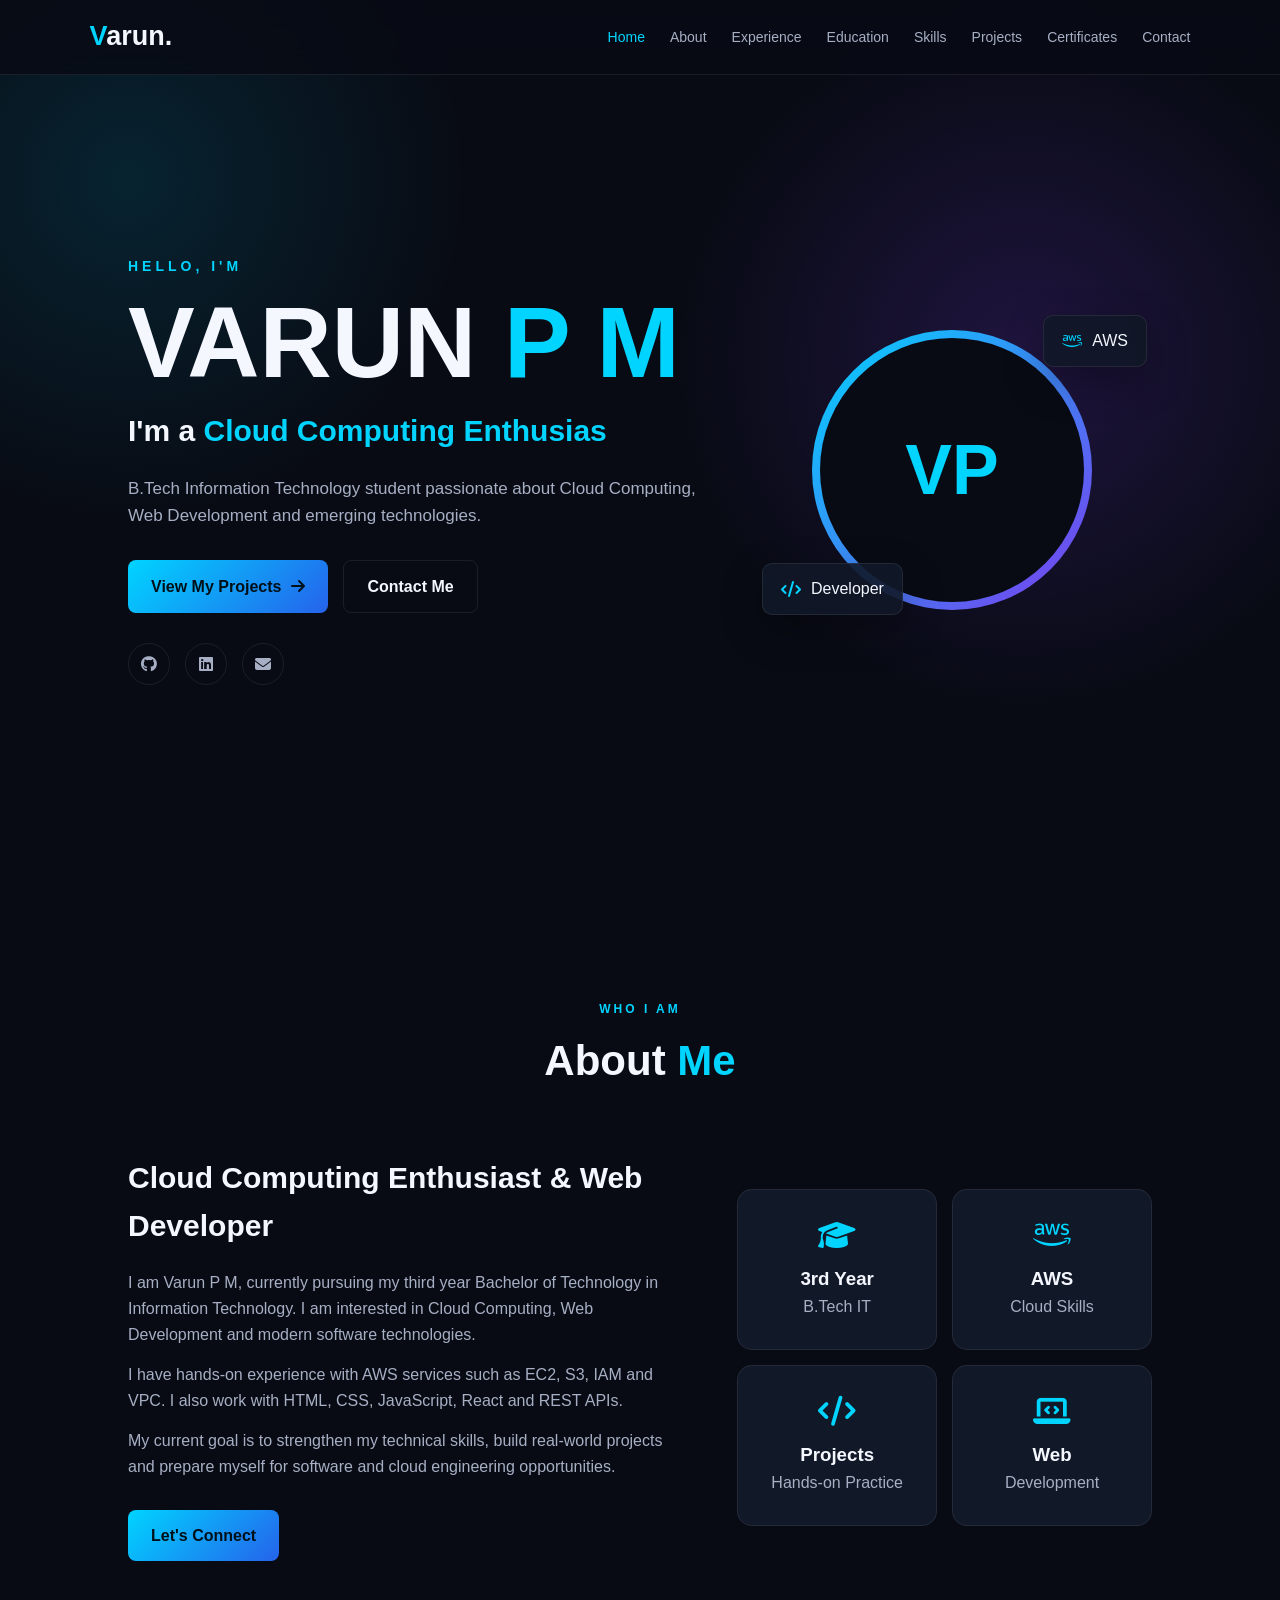
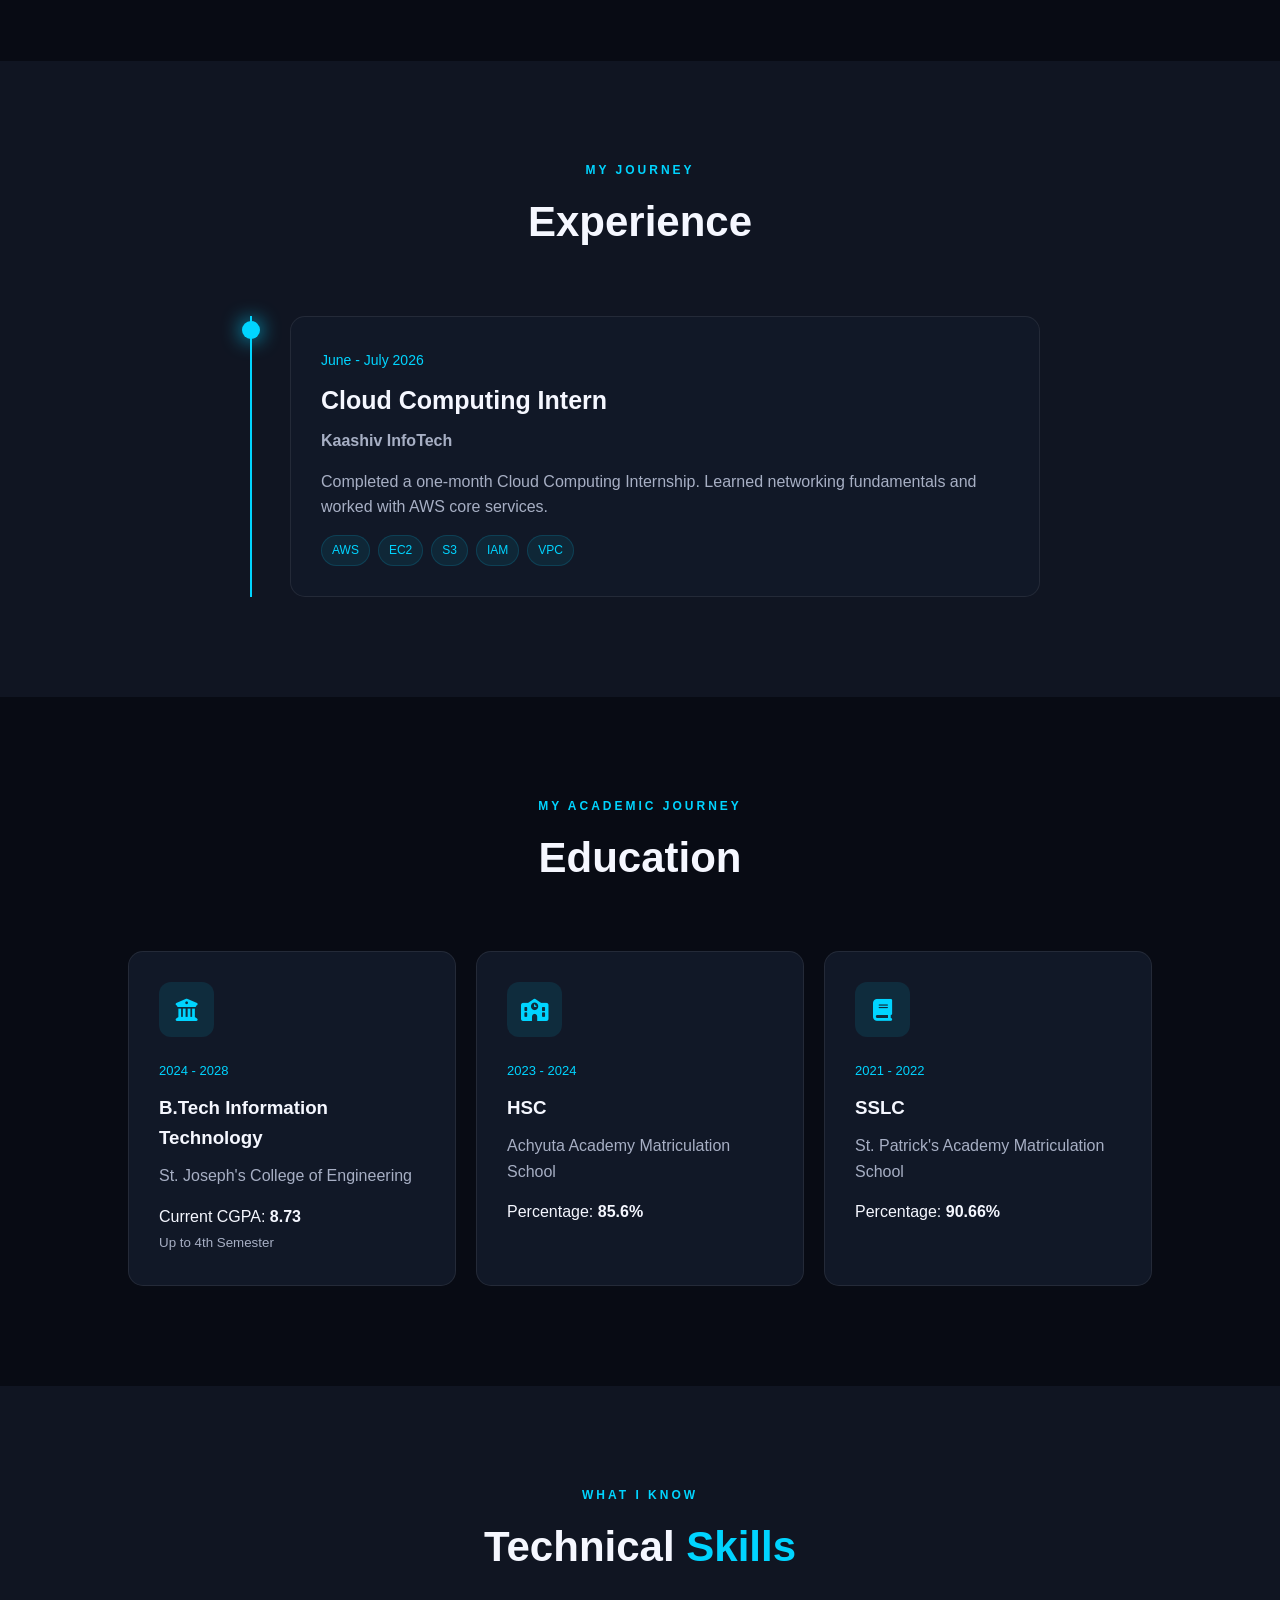
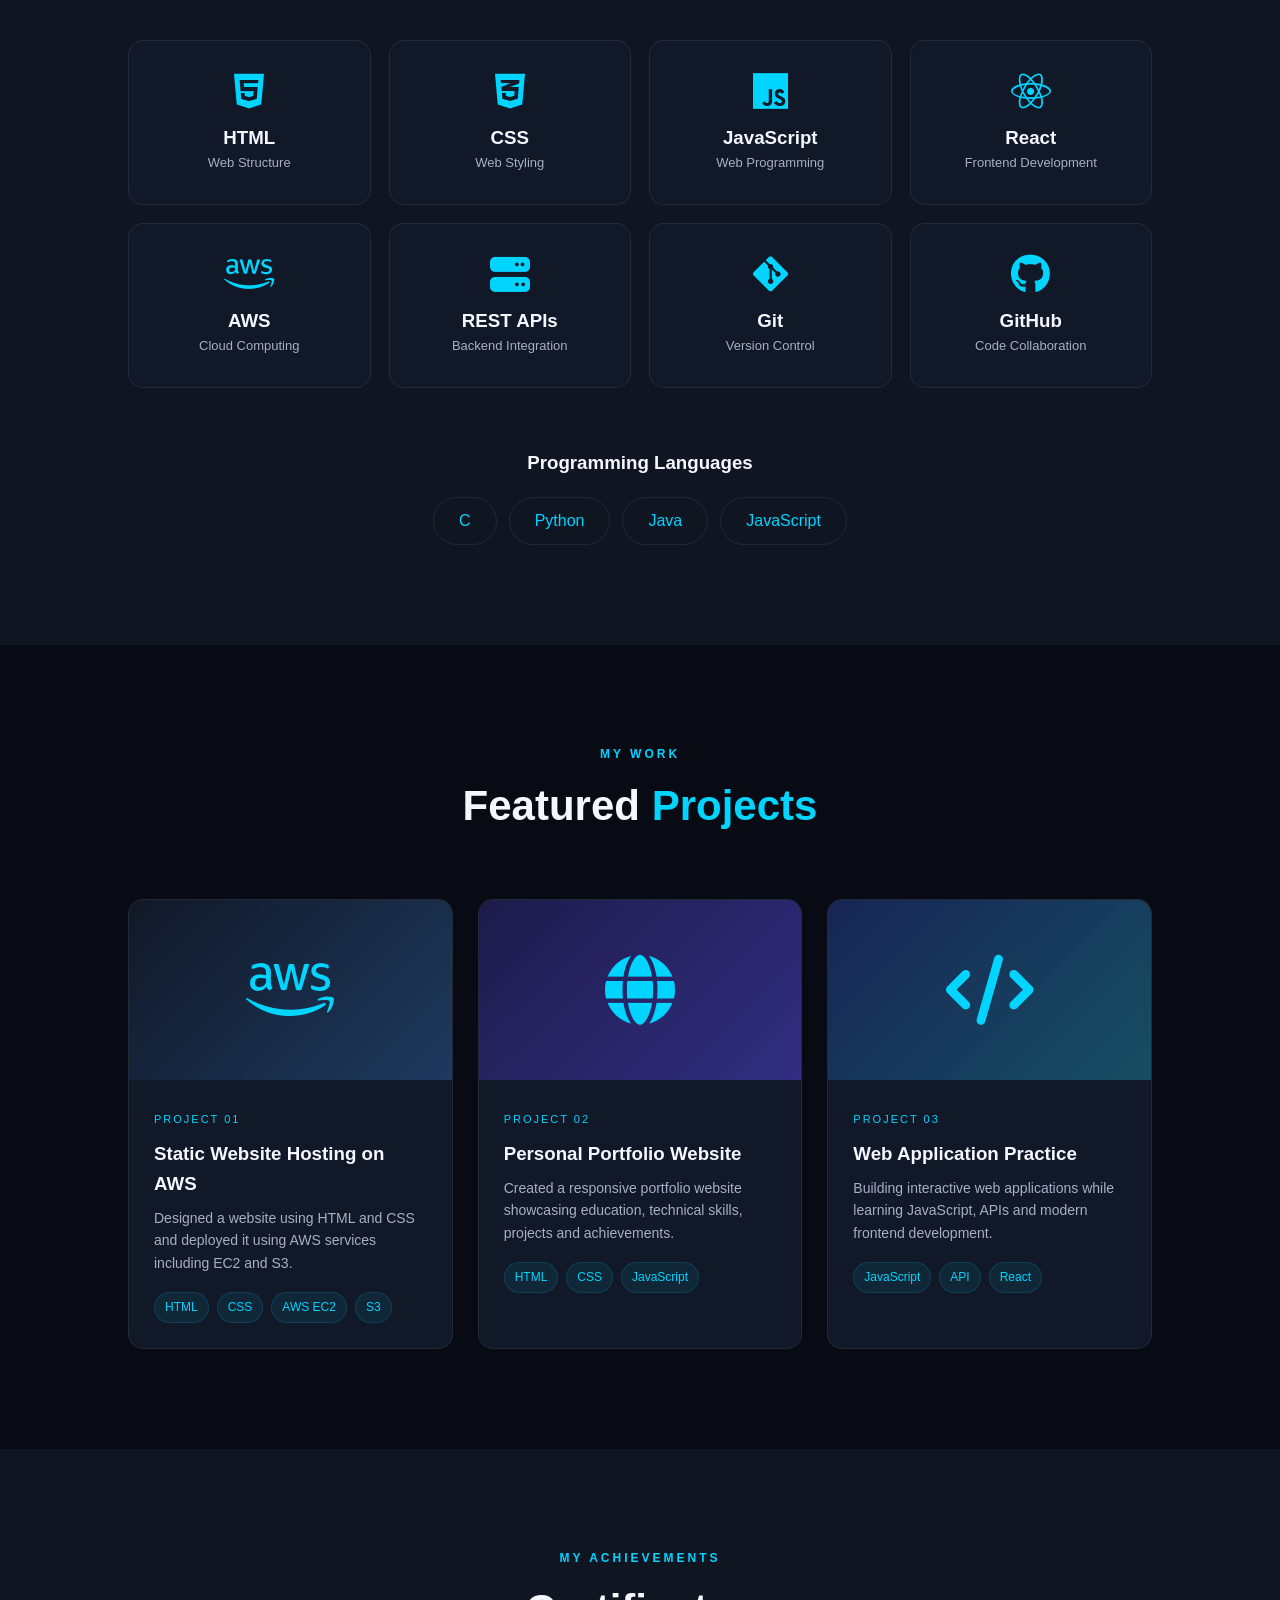
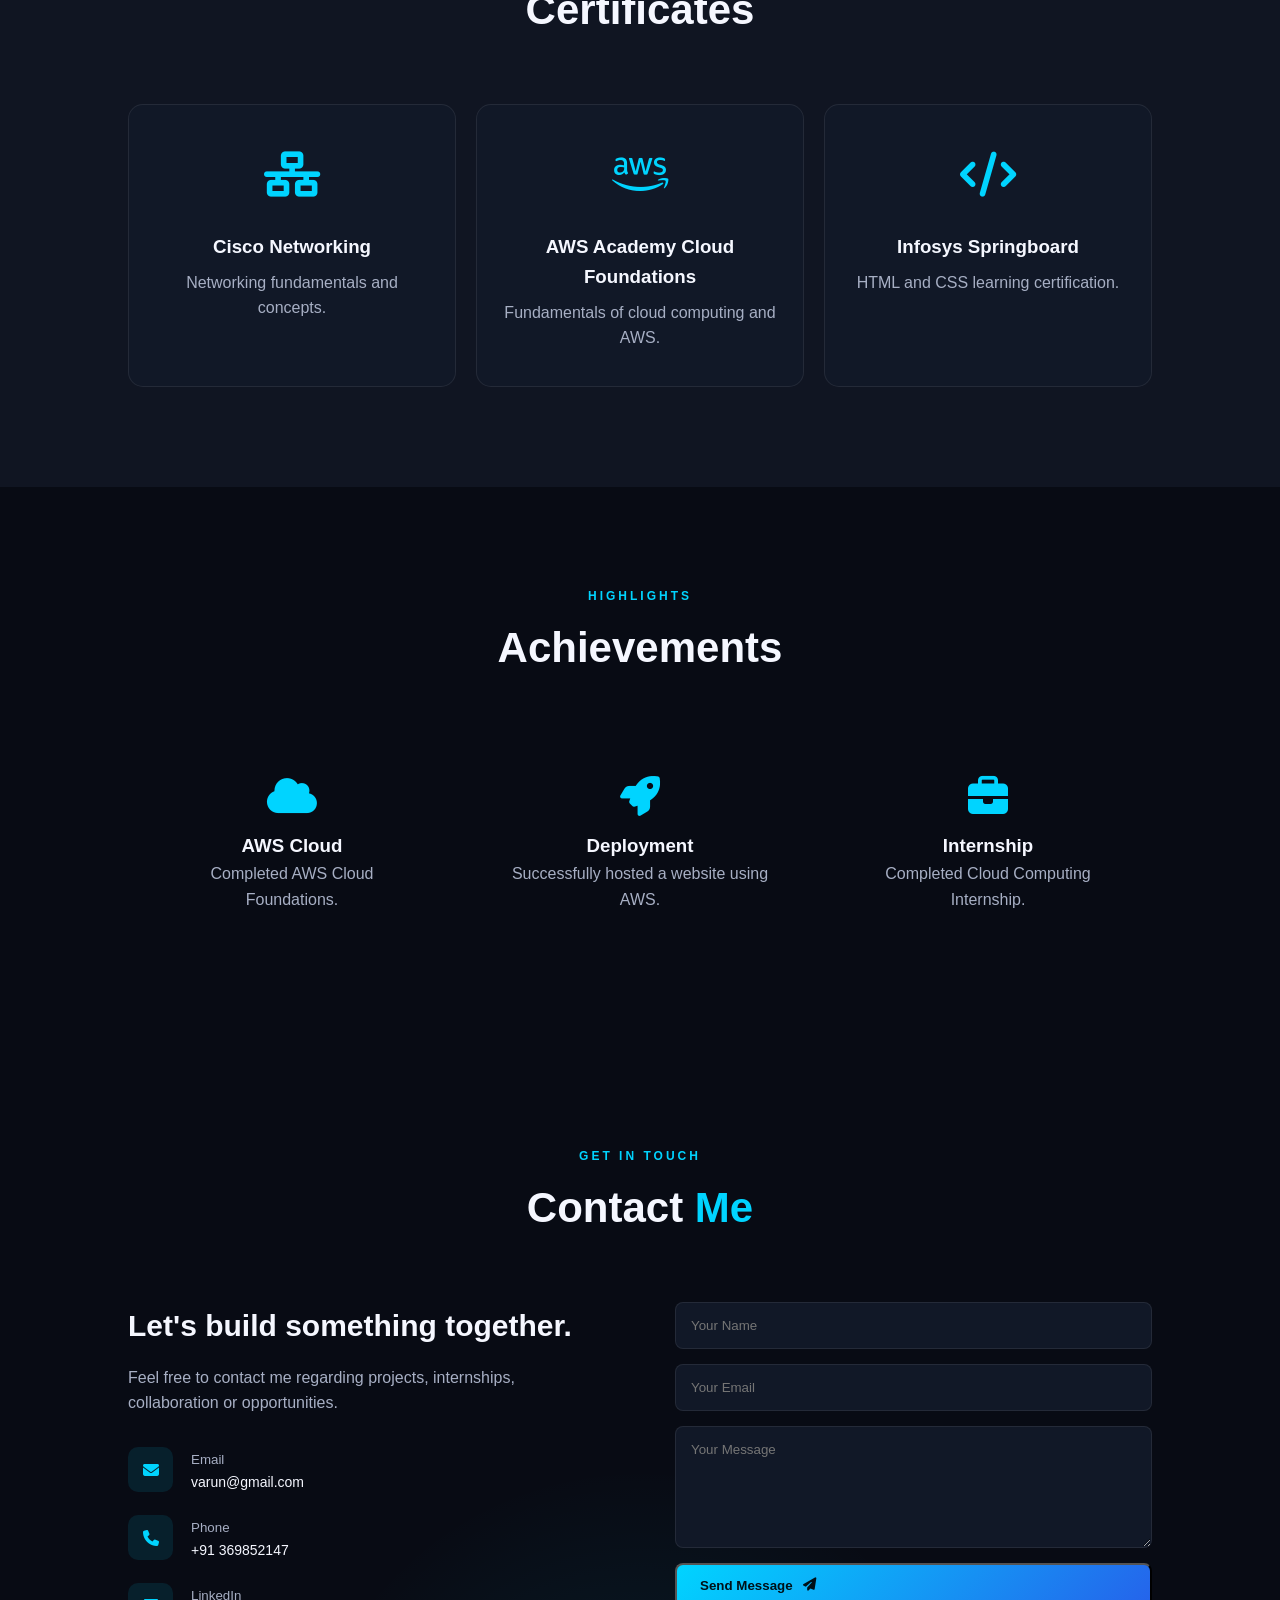
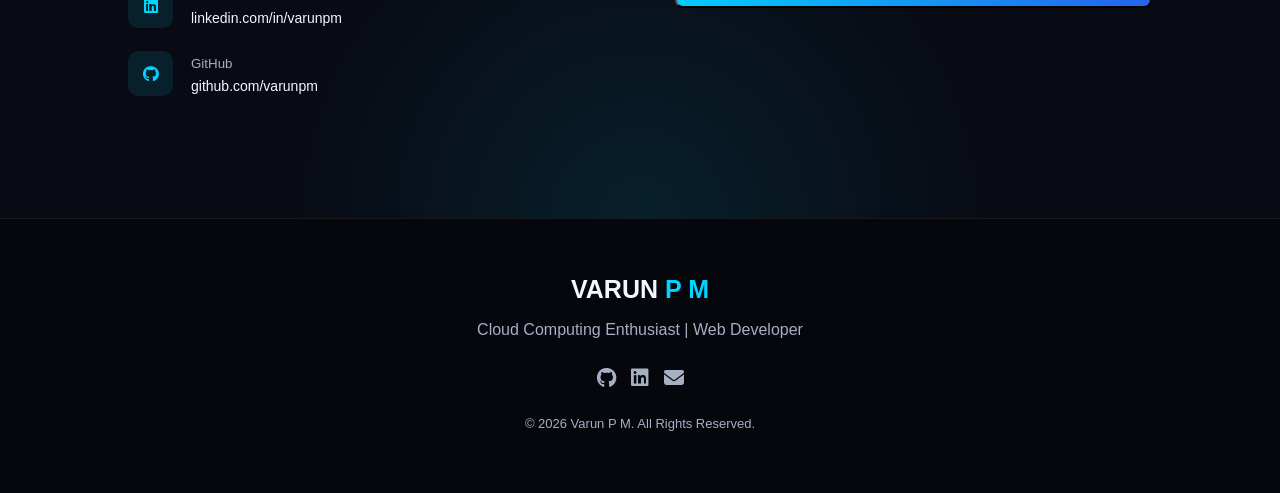
<file: index.html>
<!DOCTYPE html>
<html lang="en">

<head>
    <meta charset="UTF-8">
    <meta name="viewport" content="width=device-width, initial-scale=1.0">

    <title>Varun P M | Cloud & Web Developer</title>

    <link rel="stylesheet" href="style.css">

    <link
        rel="stylesheet"
        href="https://cdnjs.cloudflare.com/ajax/libs/font-awesome/6.5.2/css/all.min.css"
    >
</head>

<body>

    <!-- ================= NAVBAR ================= -->

    <header class="navbar">

        <div class="logo">
            <span>V</span>arun.
        </div>

        <nav id="navMenu">

            <a href="#home" class="active">Home</a>
            <a href="#about">About</a>
            <a href="#experience">Experience</a>
            <a href="#education">Education</a>
            <a href="#skills">Skills</a>
            <a href="#projects">Projects</a>
            <a href="#certificates">Certificates</a>
            <a href="#contact">Contact</a>

        </nav>

        <button class="menu-btn" id="menuBtn">
            <i class="fa-solid fa-bars"></i>
        </button>

    </header>


    <!-- ================= HOME ================= -->

    <section id="home" class="hero">

        <div class="hero-content">

            <p class="hello">HELLO, I'M</p>

            <h1>
                VARUN <span>P M</span>
            </h1>

            <h2>
                I'm a <span id="typing"></span>
            </h2>

            <p class="hero-description">
                B.Tech Information Technology student passionate about
                Cloud Computing, Web Development and emerging technologies.
            </p>

            <div class="hero-buttons">

                <a href="#projects" class="btn primary-btn">
                    View My Projects
                    <i class="fa-solid fa-arrow-right"></i>
                </a>

                <a href="#contact" class="btn secondary-btn">
                    Contact Me
                </a>

            </div>

            <div class="social-links">

                <a href="https://github.com/varunpm" target="_blank">
                    <i class="fa-brands fa-github"></i>
                </a>

                <a href="https://linkedin.com/in/varunpm" target="_blank">
                    <i class="fa-brands fa-linkedin"></i>
                </a>

                <a href="mailto:varun@gmail.com">
                    <i class="fa-solid fa-envelope"></i>
                </a>

            </div>

        </div>


        <div class="hero-image">

            <div class="profile-circle">

                <div class="profile-inner">
                    VP
                </div>

            </div>

            <div class="floating-card card-one">
                <i class="fa-brands fa-aws"></i>
                <span>AWS</span>
            </div>

            <div class="floating-card card-two">
                <i class="fa-solid fa-code"></i>
                <span>Developer</span>
            </div>

        </div>

    </section>


    <!-- ================= ABOUT ================= -->

    <section id="about" class="section">

        <div class="section-title">

            <p>WHO I AM</p>

            <h2>About <span>Me</span></h2>

        </div>


        <div class="about-container">

            <div class="about-text">

                <h3>
                    Cloud Computing Enthusiast & Web Developer
                </h3>

                <p>
                    I am Varun P M, currently pursuing my third year
                    Bachelor of Technology in Information Technology.
                    I am interested in Cloud Computing, Web Development
                    and modern software technologies.
                </p>

                <p>
                    I have hands-on experience with AWS services such as
                    EC2, S3, IAM and VPC. I also work with HTML, CSS,
                    JavaScript, React and REST APIs.
                </p>

                <p>
                    My current goal is to strengthen my technical skills,
                    build real-world projects and prepare myself for
                    software and cloud engineering opportunities.
                </p>

                <a href="#contact" class="btn primary-btn">
                    Let's Connect
                </a>

            </div>


            <div class="about-stats">

                <div class="stat-card">

                    <i class="fa-solid fa-graduation-cap"></i>

                    <h3>3rd Year</h3>

                    <p>B.Tech IT</p>

                </div>


                <div class="stat-card">

                    <i class="fa-brands fa-aws"></i>

                    <h3>AWS</h3>

                    <p>Cloud Skills</p>

                </div>


                <div class="stat-card">

                    <i class="fa-solid fa-code"></i>

                    <h3>Projects</h3>

                    <p>Hands-on Practice</p>

                </div>


                <div class="stat-card">

                    <i class="fa-solid fa-laptop-code"></i>

                    <h3>Web</h3>

                    <p>Development</p>

                </div>

            </div>

        </div>

    </section>


    <!-- ================= EXPERIENCE ================= -->

    <section id="experience" class="section dark-section">

        <div class="section-title">

            <p>MY JOURNEY</p>

            <h2>Experience</h2>

        </div>


        <div class="timeline">

            <div class="timeline-item">

                <div class="timeline-dot"></div>

                <div class="timeline-content">

                    <span class="date">
                        June - July 2026
                    </span>

                    <h3>
                        Cloud Computing Intern
                    </h3>

                    <h4>
                        Kaashiv InfoTech
                    </h4>

                    <p>
                        Completed a one-month Cloud Computing Internship.
                        Learned networking fundamentals and worked with
                        AWS core services.
                    </p>

                    <div class="tags">

                        <span>AWS</span>
                        <span>EC2</span>
                        <span>S3</span>
                        <span>IAM</span>
                        <span>VPC</span>

                    </div>

                </div>

            </div>

        </div>

    </section>


    <!-- ================= EDUCATION ================= -->

    <section id="education" class="section">

        <div class="section-title">

            <p>MY ACADEMIC JOURNEY</p>

            <h2>Education</h2>

        </div>


        <div class="education-grid">

            <div class="education-card">

                <div class="education-icon">
                    <i class="fa-solid fa-building-columns"></i>
                </div>

                <span>2024 - 2028</span>

                <h3>
                    B.Tech Information Technology
                </h3>

                <h4>
                    St. Joseph's College of Engineering
                </h4>

                <p>
                    Current CGPA:
                    <strong>8.73</strong>
                </p>

                <small>
                    Up to 4th Semester
                </small>

            </div>


            <div class="education-card">

                <div class="education-icon">
                    <i class="fa-solid fa-school"></i>
                </div>

                <span>2023 - 2024</span>

                <h3>HSC</h3>

                <h4>
                    Achyuta Academy Matriculation School
                </h4>

                <p>
                    Percentage:
                    <strong>85.6%</strong>
                </p>

            </div>


            <div class="education-card">

                <div class="education-icon">
                    <i class="fa-solid fa-book"></i>
                </div>

                <span>2021 - 2022</span>

                <h3>SSLC</h3>

                <h4>
                    St. Patrick's Academy Matriculation School
                </h4>

                <p>
                    Percentage:
                    <strong>90.66%</strong>
                </p>

            </div>

        </div>

    </section>


    <!-- ================= SKILLS ================= -->

    <section id="skills" class="section dark-section">

        <div class="section-title">

            <p>WHAT I KNOW</p>

            <h2>Technical <span>Skills</span></h2>

        </div>


        <div class="skills-grid">

            <div class="skill-card">

                <i class="fa-brands fa-html5"></i>

                <h3>HTML</h3>

                <p>Web Structure</p>

            </div>


            <div class="skill-card">

                <i class="fa-brands fa-css3-alt"></i>

                <h3>CSS</h3>

                <p>Web Styling</p>

            </div>


            <div class="skill-card">

                <i class="fa-brands fa-js"></i>

                <h3>JavaScript</h3>

                <p>Web Programming</p>

            </div>


            <div class="skill-card">

                <i class="fa-brands fa-react"></i>

                <h3>React</h3>

                <p>Frontend Development</p>

            </div>


            <div class="skill-card">

                <i class="fa-brands fa-aws"></i>

                <h3>AWS</h3>

                <p>Cloud Computing</p>

            </div>


            <div class="skill-card">

                <i class="fa-solid fa-server"></i>

                <h3>REST APIs</h3>

                <p>Backend Integration</p>

            </div>


            <div class="skill-card">

                <i class="fa-brands fa-git-alt"></i>

                <h3>Git</h3>

                <p>Version Control</p>

            </div>


            <div class="skill-card">

                <i class="fa-brands fa-github"></i>

                <h3>GitHub</h3>

                <p>Code Collaboration</p>

            </div>

        </div>


        <div class="programming">

            <h3>Programming Languages</h3>

            <div class="language-list">

                <span>C</span>
                <span>Python</span>
                <span>Java</span>
                <span>JavaScript</span>

            </div>

        </div>

    </section>


    <!-- ================= PROJECTS ================= -->

    <section id="projects" class="section">

        <div class="section-title">

            <p>MY WORK</p>

            <h2>Featured <span>Projects</span></h2>

        </div>


        <div class="projects-grid">


            <div class="project-card">

                <div class="project-image aws-project">

                    <i class="fa-brands fa-aws"></i>

                </div>

                <div class="project-content">

                    <span class="project-number">
                        PROJECT 01
                    </span>

                    <h3>
                        Static Website Hosting on AWS
                    </h3>

                    <p>
                        Designed a website using HTML and CSS and
                        deployed it using AWS services including
                        EC2 and S3.
                    </p>

                    <div class="tags">

                        <span>HTML</span>
                        <span>CSS</span>
                        <span>AWS EC2</span>
                        <span>S3</span>

                    </div>

                </div>

            </div>


            <div class="project-card">

                <div class="project-image web-project">

                    <i class="fa-solid fa-globe"></i>

                </div>

                <div class="project-content">

                    <span class="project-number">
                        PROJECT 02
                    </span>

                    <h3>
                        Personal Portfolio Website
                    </h3>

                    <p>
                        Created a responsive portfolio website
                        showcasing education, technical skills,
                        projects and achievements.
                    </p>

                    <div class="tags">

                        <span>HTML</span>
                        <span>CSS</span>
                        <span>JavaScript</span>

                    </div>

                </div>

            </div>


            <div class="project-card">

                <div class="project-image code-project">

                    <i class="fa-solid fa-code"></i>

                </div>

                <div class="project-content">

                    <span class="project-number">
                        PROJECT 03
                    </span>

                    <h3>
                        Web Application Practice
                    </h3>

                    <p>
                        Building interactive web applications while
                        learning JavaScript, APIs and modern frontend
                        development.
                    </p>

                    <div class="tags">

                        <span>JavaScript</span>
                        <span>API</span>
                        <span>React</span>

                    </div>

                </div>

            </div>

        </div>

    </section>


    <!-- ================= CERTIFICATES ================= -->

    <section id="certificates" class="section dark-section">

        <div class="section-title">

            <p>MY ACHIEVEMENTS</p>

            <h2>Certificates</h2>

        </div>


        <div class="certificate-grid">

            <div class="certificate-card">

                <div class="certificate-icon">
                    <i class="fa-solid fa-network-wired"></i>
                </div>

                <h3>
                    Cisco Networking
                </h3>

                <p>
                    Networking fundamentals and concepts.
                </p>

            </div>


            <div class="certificate-card">

                <div class="certificate-icon">
                    <i class="fa-brands fa-aws"></i>
                </div>

                <h3>
                    AWS Academy Cloud Foundations
                </h3>

                <p>
                    Fundamentals of cloud computing and AWS.
                </p>

            </div>


            <div class="certificate-card">

                <div class="certificate-icon">
                    <i class="fa-solid fa-code"></i>
                </div>

                <h3>
                    Infosys Springboard
                </h3>

                <p>
                    HTML and CSS learning certification.
                </p>

            </div>

        </div>

    </section>


    <!-- ================= ACHIEVEMENTS ================= -->

    <section class="section">

        <div class="section-title">

            <p>HIGHLIGHTS</p>

            <h2>Achievements</h2>

        </div>


        <div class="achievement-grid">

            <div>
                <i class="fa-solid fa-cloud"></i>
                <h3>AWS Cloud</h3>
                <p>Completed AWS Cloud Foundations.</p>
            </div>

            <div>
                <i class="fa-solid fa-rocket"></i>
                <h3>Deployment</h3>
                <p>Successfully hosted a website using AWS.</p>
            </div>

            <div>
                <i class="fa-solid fa-briefcase"></i>
                <h3>Internship</h3>
                <p>Completed Cloud Computing Internship.</p>
            </div>

        </div>

    </section>


    <!-- ================= CONTACT ================= -->

    <section id="contact" class="section contact-section">

        <div class="section-title">

            <p>GET IN TOUCH</p>

            <h2>Contact <span>Me</span></h2>

        </div>


        <div class="contact-container">


            <div class="contact-info">

                <h3>
                    Let's build something together.
                </h3>

                <p>
                    Feel free to contact me regarding projects,
                    internships, collaboration or opportunities.
                </p>


                <div class="contact-item">

                    <i class="fa-solid fa-envelope"></i>

                    <div>
                        <small>Email</small>
                        <p>varun@gmail.com</p>
                    </div>

                </div>


                <div class="contact-item">

                    <i class="fa-solid fa-phone"></i>

                    <div>
                        <small>Phone</small>
                        <p>+91 369852147</p>
                    </div>

                </div>


                <div class="contact-item">

                    <i class="fa-brands fa-linkedin"></i>

                    <div>
                        <small>LinkedIn</small>
                        <p>linkedin.com/in/varunpm</p>
                    </div>

                </div>


                <div class="contact-item">

                    <i class="fa-brands fa-github"></i>

                    <div>
                        <small>GitHub</small>
                        <p>github.com/varunpm</p>
                    </div>

                </div>

            </div>


            <form id="contactForm" class="contact-form">

                <input
                    type="text"
                    id="name"
                    placeholder="Your Name"
                    required
                >

                <input
                    type="email"
                    id="email"
                    placeholder="Your Email"
                    required
                >

                <textarea
                    id="message"
                    rows="6"
                    placeholder="Your Message"
                    required
                ></textarea>

                <button type="submit" class="btn primary-btn">

                    Send Message

                    <i class="fa-solid fa-paper-plane"></i>

                </button>

            </form>

        </div>

    </section>


    <!-- ================= FOOTER ================= -->

    <footer>

        <div class="footer-logo">
            VARUN <span>P M</span>
        </div>

        <p>
            Cloud Computing Enthusiast | Web Developer
        </p>

        <div class="footer-social">

            <a href="https://github.com/varunpm">
                <i class="fa-brands fa-github"></i>
            </a>

            <a href="https://linkedin.com/in/varunpm">
                <i class="fa-brands fa-linkedin"></i>
            </a>

            <a href="mailto:varun@gmail.com">
                <i class="fa-solid fa-envelope"></i>
            </a>

        </div>

        <p class="copyright">
            © 2026 Varun P M. All Rights Reserved.
        </p>

    </footer>


    <!-- Scroll to Top -->

    <button id="scrollTop" class="scroll-top">

        <i class="fa-solid fa-arrow-up"></i>

    </button>


    <script src="script.js"></script>

</body>

</html>
</file>
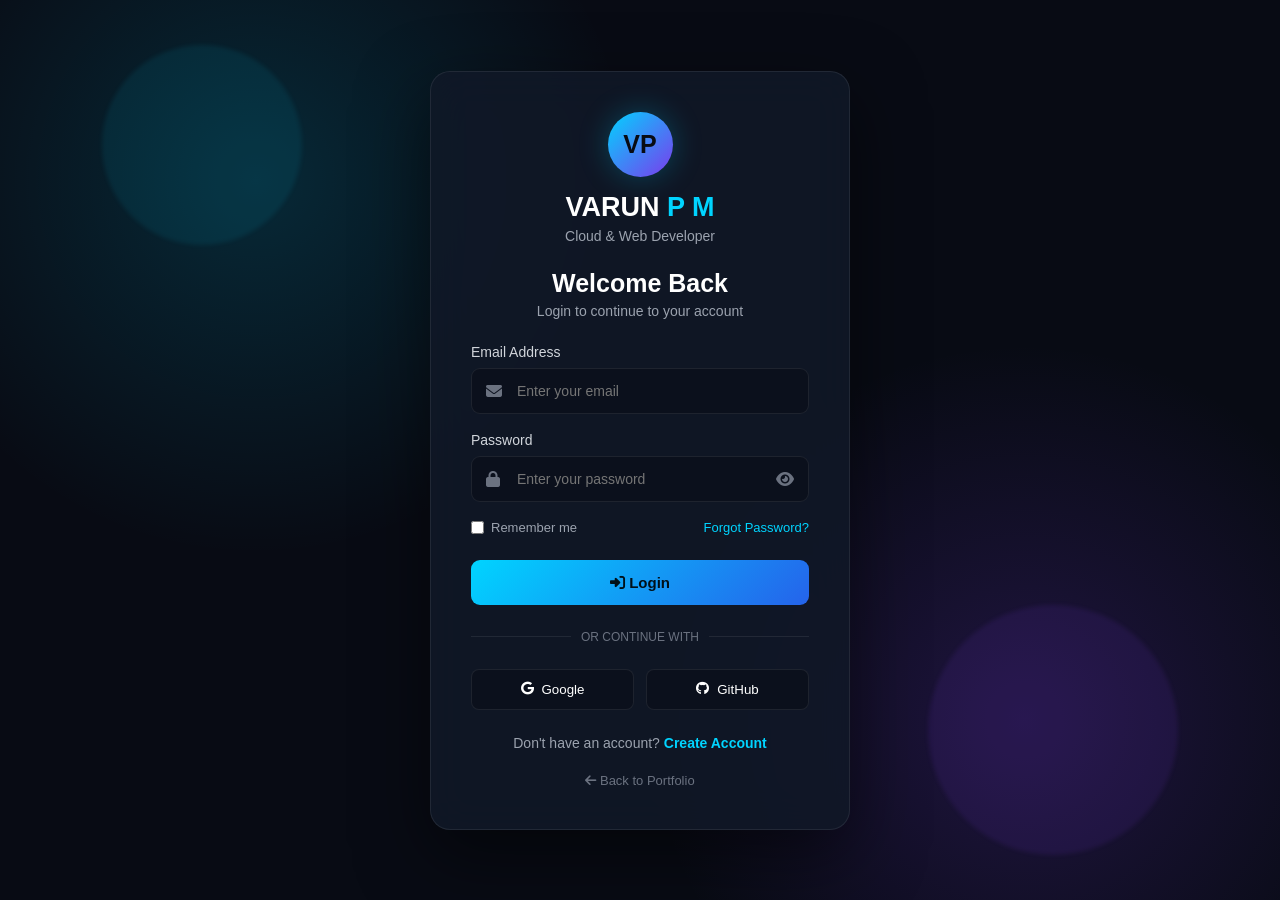
<file: login.html>
<!DOCTYPE html>
<html lang="en">

<head>
    <meta charset="UTF-8">
    <meta name="viewport" content="width=device-width, initial-scale=1.0">

    <title>Login | Varun P M</title>

    <link rel="stylesheet"
        href="https://cdnjs.cloudflare.com/ajax/libs/font-awesome/6.5.2/css/all.min.css">

    <style>

        * {
            margin: 0;
            padding: 0;
            box-sizing: border-box;
            font-family: "Segoe UI", Arial, sans-serif;
        }

        body {
            min-height: 100vh;

            display: flex;
            align-items: center;
            justify-content: center;

            background:
                radial-gradient(
                    circle at 20% 20%,
                    rgba(0, 212, 255, 0.15),
                    transparent 30%
                ),
                radial-gradient(
                    circle at 80% 80%,
                    rgba(124, 58, 237, 0.2),
                    transparent 30%
                ),
                #080b14;

            color: white;
        }


        /* Background circles */

        .circle {
            position: fixed;

            border-radius: 50%;

            filter: blur(2px);

            z-index: 0;
        }

        .circle.one {
            width: 200px;
            height: 200px;

            background: rgba(0, 212, 255, 0.08);

            top: 5%;
            left: 8%;
        }

        .circle.two {
            width: 250px;
            height: 250px;

            background: rgba(124, 58, 237, 0.1);

            bottom: 5%;
            right: 8%;
        }


        /* Login container */

        .login-container {

            width: 420px;

            padding: 40px;

            background: rgba(17, 24, 39, 0.88);

            backdrop-filter: blur(20px);

            border: 1px solid rgba(255, 255, 255, 0.08);

            border-radius: 20px;

            box-shadow:
                0 25px 70px rgba(0, 0, 0, 0.5);

            position: relative;

            z-index: 2;

            animation: appear 0.7s ease;
        }


        @keyframes appear {

            from {
                opacity: 0;
                transform: translateY(30px);
            }

            to {
                opacity: 1;
                transform: translateY(0);
            }

        }


        /* Logo */

        .logo {

            text-align: center;

            margin-bottom: 25px;
        }

        .logo-circle {

            width: 65px;
            height: 65px;

            margin: auto;

            display: flex;
            align-items: center;
            justify-content: center;

            border-radius: 50%;

            background:
                linear-gradient(
                    135deg,
                    #00d4ff,
                    #7c3aed
                );

            font-size: 25px;

            font-weight: 800;

            color: #080b14;

            box-shadow:
                0 0 30px rgba(0, 212, 255, 0.25);
        }


        .logo h1 {

            margin-top: 15px;

            font-size: 27px;
        }

        .logo h1 span {
            color: #00d4ff;
        }

        .logo p {

            margin-top: 5px;

            color: #9ca3af;

            font-size: 14px;
        }


        /* Heading */

        .login-title {

            text-align: center;

            margin-bottom: 25px;
        }

        .login-title h2 {
            font-size: 25px;
        }

        .login-title p {

            color: #9ca3af;

            font-size: 14px;

            margin-top: 5px;
        }


        /* Input */

        .input-group {

            margin-bottom: 18px;
        }

        .input-group label {

            display: block;

            margin-bottom: 8px;

            font-size: 14px;

            color: #d1d5db;
        }

        .input-box {

            position: relative;
        }

        .input-box i {

            position: absolute;

            left: 15px;

            top: 50%;

            transform: translateY(-50%);

            color: #6b7280;
        }

        .input-box input {

            width: 100%;

            padding: 14px 45px;

            background: #0b101c;

            border: 1px solid rgba(255,255,255,0.08);

            border-radius: 9px;

            color: white;

            outline: none;

            font-size: 14px;

            transition: 0.3s;
        }

        .input-box input:focus {

            border-color: #00d4ff;

            box-shadow:
                0 0 0 3px rgba(0,212,255,0.08);
        }


        /* Password button */

        .password-toggle {

            position: absolute;

            right: 15px;

            left: auto !important;

            cursor: pointer;

            color: #6b7280;

            transition: 0.3s;
        }

        .password-toggle:hover {
            color: #00d4ff;
        }


        /* Options */

        .options {

            display: flex;

            justify-content: space-between;

            align-items: center;

            margin: 15px 0 25px;

            font-size: 13px;
        }

        .remember {

            display: flex;

            align-items: center;

            gap: 7px;

            color: #9ca3af;
        }

        .remember input {
            accent-color: #00d4ff;
        }

        .forgot {

            color: #00d4ff;

            cursor: pointer;
        }

        .forgot:hover {
            text-decoration: underline;
        }


        /* Login button */

        .login-btn {

            width: 100%;

            padding: 14px;

            border: none;

            border-radius: 9px;

            background:
                linear-gradient(
                    135deg,
                    #00d4ff,
                    #2563eb
                );

            color: #001018;

            font-size: 15px;

            font-weight: 700;

            cursor: pointer;

            transition: 0.3s;
        }

        .login-btn:hover {

            transform: translateY(-2px);

            box-shadow:
                0 10px 30px rgba(0,212,255,0.25);
        }


        /* Divider */

        .divider {

            display: flex;

            align-items: center;

            gap: 10px;

            margin: 25px 0;

            color: #6b7280;

            font-size: 12px;
        }

        .divider::before,
        .divider::after {

            content: "";

            height: 1px;

            flex: 1;

            background: rgba(255,255,255,0.08);
        }


        /* Social buttons */

        .social-login {

            display: grid;

            grid-template-columns: 1fr 1fr;

            gap: 12px;
        }

        .social-btn {

            padding: 12px;

            background: #0b101c;

            border: 1px solid rgba(255,255,255,0.08);

            border-radius: 8px;

            color: white;

            cursor: pointer;

            transition: 0.3s;

            display: flex;

            align-items: center;

            justify-content: center;

            gap: 8px;
        }

        .social-btn:hover {

            border-color: #00d4ff;

            color: #00d4ff;
        }


        /* Signup */

        .signup {

            text-align: center;

            margin-top: 25px;

            color: #9ca3af;

            font-size: 14px;
        }

        .signup a {

            color: #00d4ff;

            text-decoration: none;

            font-weight: 600;
        }

        .signup a:hover {
            text-decoration: underline;
        }


        /* Back button */

        .back {

            text-align: center;

            margin-top: 20px;
        }

        .back a {

            color: #6b7280;

            font-size: 13px;

            text-decoration: none;
        }

        .back a:hover {
            color: #00d4ff;
        }


        /* Mobile */

        @media (max-width: 500px) {

            .login-container {

                width: 92%;

                padding: 30px 22px;
            }

            .social-login {
                grid-template-columns: 1fr;
            }

        }

    </style>

</head>


<body>


    <div class="circle one"></div>
    <div class="circle two"></div>


    <div class="login-container">


        <!-- Logo -->

        <div class="logo">

            <div class="logo-circle">
                VP
            </div>

            <h1>
                VARUN <span>P M</span>
            </h1>

            <p>
                Cloud & Web Developer
            </p>

        </div>


        <!-- Login heading -->

        <div class="login-title">

            <h2>Welcome Back</h2>

            <p>
                Login to continue to your account
            </p>

        </div>


        <!-- Login Form -->

        <form id="loginForm">


            <!-- Email -->

            <div class="input-group">

                <label for="email">
                    Email Address
                </label>

                <div class="input-box">

                    <i class="fa-solid fa-envelope"></i>

                    <input
                        type="email"
                        id="email"
                        placeholder="Enter your email"
                        required
                    >

                </div>

            </div>


            <!-- Password -->

            <div class="input-group">

                <label for="password">
                    Password
                </label>

                <div class="input-box">

                    <i class="fa-solid fa-lock"></i>

                    <input
                        type="password"
                        id="password"
                        placeholder="Enter your password"
                        required
                    >

                    <i
                        class="fa-solid fa-eye password-toggle"
                        id="togglePassword">
                    </i>

                </div>

            </div>


            <!-- Options -->

            <div class="options">

                <label class="remember">

                    <input
                        type="checkbox"
                        id="remember"
                    >

                    Remember me

                </label>

                <span class="forgot">
                    Forgot Password?
                </span>

            </div>


            <!-- Login -->

            <button
                type="submit"
                class="login-btn"
            >

                <i class="fa-solid fa-right-to-bracket"></i>

                Login

            </button>


        </form>


        <!-- Divider -->

        <div class="divider">
            OR CONTINUE WITH
        </div>


        <!-- Social Login -->

        <div class="social-login">

            <button class="social-btn">

                <i class="fa-brands fa-google"></i>

                Google

            </button>

            <button class="social-btn">

                <i class="fa-brands fa-github"></i>

                GitHub

            </button>

        </div>


        <!-- Signup -->

        <div class="signup">

            Don't have an account?

            <a href="#">
                Create Account
            </a>

        </div>


        <!-- Back -->

        <div class="back">

            <a href="index.html">

                <i class="fa-solid fa-arrow-left"></i>

                Back to Portfolio

            </a>

        </div>


    </div>


    <script>

        /* ============================
           SHOW / HIDE PASSWORD
        ============================ */

        const password =
            document.getElementById("password");

        const togglePassword =
            document.getElementById("togglePassword");


        togglePassword.addEventListener(
            "click",
            function () {

                if (password.type === "password") {

                    password.type = "text";

                    this.classList.remove(
                        "fa-eye"
                    );

                    this.classList.add(
                        "fa-eye-slash"
                    );

                } else {

                    password.type = "password";

                    this.classList.remove(
                        "fa-eye-slash"
                    );

                    this.classList.add(
                        "fa-eye"
                    );

                }

            }
        );


        /* ============================
           LOGIN FORM
        ============================ */

        const loginForm =
            document.getElementById("loginForm");


        loginForm.addEventListener(
            "submit",
            function (event) {

                event.preventDefault();

                const email =
                    document.getElementById(
                        "email"
                    ).value;

                const passwordValue =
                    document.getElementById(
                        "password"
                    ).value;


                if (
                    email === "" ||
                    passwordValue === ""
                ) {

                    alert(
                        "Please enter your email and password."
                    );

                    return;
                }


                alert(
                    "Login button clicked successfully!"
                );

            }
        );

    </script>

</body>

</html>
</file>
<file: style.css>
/* ===============================
   GLOBAL
================================ */

* {
    margin: 0;
    padding: 0;
    box-sizing: border-box;
    scroll-behavior: smooth;
}

:root {
    --bg: #080b14;
    --bg-light: #101522;
    --card: #111827;
    --text: #f5f7ff;
    --muted: #a7afc4;
    --primary: #00d4ff;
    --secondary: #7c3aed;
    --border: rgba(255,255,255,0.08);
}

body {
    font-family: "Segoe UI", Arial, sans-serif;
    background: var(--bg);
    color: var(--text);
    line-height: 1.6;
}

a {
    text-decoration: none;
    color: inherit;
}

section {
    scroll-margin-top: 90px;
}


/* ===============================
   NAVBAR
================================ */

.navbar {
    position: fixed;
    top: 0;
    width: 100%;
    height: 75px;

    display: flex;
    align-items: center;
    justify-content: space-between;

    padding: 0 7%;

    background: rgba(8, 11, 20, 0.85);
    backdrop-filter: blur(15px);

    border-bottom: 1px solid var(--border);

    z-index: 1000;
}

.logo {
    font-size: 27px;
    font-weight: 800;
}

.logo span {
    color: var(--primary);
}

.navbar nav {
    display: flex;
    gap: 25px;
}

.navbar nav a {
    color: var(--muted);
    font-size: 14px;
    transition: 0.3s;
}

.navbar nav a:hover,
.navbar nav a.active {
    color: var(--primary);
}

.menu-btn {
    display: none;

    background: none;
    border: none;

    color: white;
    font-size: 24px;
}


/* ===============================
   HERO
================================ */

.hero {
    min-height: 100vh;

    display: flex;
    align-items: center;
    justify-content: space-between;

    padding: 120px 10% 80px;

    background:
        radial-gradient(
            circle at 80% 40%,
            rgba(124, 58, 237, 0.2),
            transparent 30%
        ),
        radial-gradient(
            circle at 10% 20%,
            rgba(0, 212, 255, 0.12),
            transparent 25%
        );
}

.hero-content {
    max-width: 650px;
}

.hello {
    color: var(--primary);
    letter-spacing: 4px;
    font-weight: bold;
    font-size: 14px;
}

.hero h1 {
    font-size: clamp(55px, 8vw, 100px);
    line-height: 1;
    margin: 15px 0;
}

.hero h1 span {
    color: var(--primary);
}

.hero h2 {
    font-size: 30px;
    margin-bottom: 20px;
}

.hero h2 span {
    color: var(--primary);
}

.hero-description {
    color: var(--muted);
    max-width: 600px;
    font-size: 17px;
}

.hero-buttons {
    display: flex;
    gap: 15px;
    margin-top: 30px;
}

.btn {
    display: inline-flex;
    align-items: center;
    gap: 10px;

    padding: 13px 23px;

    border-radius: 8px;

    font-weight: 600;

    transition: 0.3s;
}

.primary-btn {
    background: linear-gradient(
        135deg,
        var(--primary),
        #2563eb
    );

    color: #001018;
}

.primary-btn:hover {
    transform: translateY(-3px);
    box-shadow: 0 10px 30px rgba(0, 212, 255, 0.25);
}

.secondary-btn {
    border: 1px solid var(--border);
}

.secondary-btn:hover {
    border-color: var(--primary);
    color: var(--primary);
}

.social-links {
    display: flex;
    gap: 15px;
    margin-top: 30px;
}

.social-links a {
    width: 42px;
    height: 42px;

    display: flex;
    align-items: center;
    justify-content: center;

    border: 1px solid var(--border);
    border-radius: 50%;

    color: var(--muted);

    transition: 0.3s;
}

.social-links a:hover {
    color: var(--primary);
    border-color: var(--primary);
    transform: translateY(-4px);
}


/* ===============================
   HERO VISUAL
================================ */

.hero-image {
    position: relative;

    width: 400px;
    height: 400px;

    display: flex;
    justify-content: center;
    align-items: center;
}

.profile-circle {
    width: 280px;
    height: 280px;

    border-radius: 50%;

    padding: 8px;

    background:
        linear-gradient(
            135deg,
            var(--primary),
            var(--secondary)
        );

    animation: float 4s ease-in-out infinite;
}

.profile-inner {
    width: 100%;
    height: 100%;

    border-radius: 50%;

    display: flex;
    align-items: center;
    justify-content: center;

    background: var(--bg);

    font-size: 70px;
    font-weight: 900;

    color: var(--primary);
}

.floating-card {
    position: absolute;

    display: flex;
    align-items: center;
    gap: 10px;

    padding: 12px 18px;

    background: rgba(17,24,39,0.9);

    border: 1px solid var(--border);

    border-radius: 10px;

    box-shadow: 0 15px 40px rgba(0,0,0,0.3);
}

.floating-card i {
    color: var(--primary);
}

.card-one {
    top: 45px;
    right: 5px;
}

.card-two {
    bottom: 55px;
    left: 10px;
}

@keyframes float {
    0%,100% {
        transform: translateY(0);
    }

    50% {
        transform: translateY(-15px);
    }
}


/* ===============================
   SECTION
================================ */

.section {
    padding: 100px 10%;
}

.dark-section {
    background: var(--bg-light);
}

.section-title {
    text-align: center;
    margin-bottom: 60px;
}

.section-title p {
    color: var(--primary);
    letter-spacing: 3px;
    font-size: 12px;
    font-weight: bold;
}

.section-title h2 {
    font-size: 42px;
    margin-top: 8px;
}

.section-title h2 span {
    color: var(--primary);
}


/* ===============================
   ABOUT
================================ */

.about-container {
    display: grid;
    grid-template-columns: 1.3fr 1fr;
    gap: 70px;
    align-items: center;
}

.about-text h3 {
    font-size: 30px;
    margin-bottom: 20px;
}

.about-text p {
    color: var(--muted);
    margin-bottom: 15px;
}

.about-text .btn {
    margin-top: 15px;
}

.about-stats {
    display: grid;
    grid-template-columns: 1fr 1fr;
    gap: 15px;
}

.stat-card {
    background: var(--card);
    border: 1px solid var(--border);

    padding: 30px 20px;

    border-radius: 15px;

    text-align: center;

    transition: 0.3s;
}

.stat-card:hover {
    transform: translateY(-7px);
    border-color: var(--primary);
}

.stat-card i {
    font-size: 30px;
    color: var(--primary);
}

.stat-card h3 {
    margin-top: 10px;
}

.stat-card p {
    color: var(--muted);
}


/* ===============================
   EXPERIENCE
================================ */

.timeline {
    max-width: 800px;
    margin: auto;
    position: relative;
}

.timeline::before {
    content: "";

    position: absolute;

    left: 10px;
    top: 0;
    bottom: 0;

    width: 2px;

    background: var(--primary);
}

.timeline-item {
    position: relative;
    padding-left: 50px;
}

.timeline-dot {
    position: absolute;

    left: 2px;
    top: 5px;

    width: 18px;
    height: 18px;

    border-radius: 50%;

    background: var(--primary);

    box-shadow: 0 0 20px var(--primary);
}

.timeline-content {
    background: var(--card);
    border: 1px solid var(--border);

    padding: 30px;

    border-radius: 15px;
}

.date {
    color: var(--primary);
    font-size: 14px;
}

.timeline-content h3 {
    font-size: 25px;
    margin: 8px 0;
}

.timeline-content h4 {
    color: var(--muted);
}

.timeline-content p {
    color: var(--muted);
    margin: 15px 0;
}


/* ===============================
   TAGS
================================ */

.tags {
    display: flex;
    flex-wrap: wrap;
    gap: 8px;
}

.tags span {
    padding: 5px 10px;

    border-radius: 20px;

    background: rgba(0,212,255,0.08);

    border: 1px solid rgba(0,212,255,0.15);

    color: var(--primary);

    font-size: 12px;
}


/* ===============================
   EDUCATION
================================ */

.education-grid {
    display: grid;
    grid-template-columns: repeat(3, 1fr);
    gap: 20px;
}

.education-card {
    padding: 30px;

    background: var(--card);

    border: 1px solid var(--border);

    border-radius: 15px;

    transition: 0.3s;
}

.education-card:hover {
    transform: translateY(-8px);
    border-color: var(--primary);
}

.education-icon {
    width: 55px;
    height: 55px;

    display: flex;
    align-items: center;
    justify-content: center;

    background: rgba(0,212,255,0.1);

    border-radius: 12px;

    color: var(--primary);

    font-size: 22px;

    margin-bottom: 20px;
}

.education-card > span {
    color: var(--primary);
    font-size: 13px;
}

.education-card h3 {
    margin: 10px 0;
}

.education-card h4 {
    color: var(--muted);
    font-weight: 500;
}

.education-card p {
    margin-top: 15px;
}

.education-card small {
    color: var(--muted);
}


/* ===============================
   SKILLS
================================ */

.skills-grid {
    display: grid;
    grid-template-columns: repeat(4, 1fr);
    gap: 18px;
}

.skill-card {
    padding: 30px 20px;

    text-align: center;

    background: var(--card);

    border: 1px solid var(--border);

    border-radius: 15px;

    transition: 0.3s;
}

.skill-card:hover {
    transform: translateY(-7px);
    border-color: var(--primary);
}

.skill-card i {
    font-size: 40px;
    color: var(--primary);
    margin-bottom: 12px;
}

.skill-card p {
    color: var(--muted);
    font-size: 13px;
}

.programming {
    text-align: center;
    margin-top: 60px;
}

.programming h3 {
    margin-bottom: 20px;
}

.language-list {
    display: flex;
    justify-content: center;
    flex-wrap: wrap;
    gap: 12px;
}

.language-list span {
    padding: 10px 25px;

    border-radius: 30px;

    border: 1px solid var(--border);

    color: var(--primary);
}


/* ===============================
   PROJECTS
================================ */

.projects-grid {
    display: grid;
    grid-template-columns: repeat(3, 1fr);
    gap: 25px;
}

.project-card {
    background: var(--card);

    border: 1px solid var(--border);

    border-radius: 15px;

    overflow: hidden;

    transition: 0.3s;
}

.project-card:hover {
    transform: translateY(-8px);
    border-color: var(--primary);
}

.project-image {
    height: 180px;

    display: flex;
    align-items: center;
    justify-content: center;

    font-size: 70px;
}

.aws-project {
    background: linear-gradient(
        135deg,
        #111827,
        #1e3a5f
    );
}

.web-project {
    background: linear-gradient(
        135deg,
        #1e1b4b,
        #312e81
    );
}

.code-project {
    background: linear-gradient(
        135deg,
        #172554,
        #164e63
    );
}

.project-image i {
    color: var(--primary);
}

.project-content {
    padding: 25px;
}

.project-number {
    color: var(--primary);
    font-size: 11px;
    letter-spacing: 2px;
}

.project-content h3 {
    margin: 8px 0;
}

.project-content p {
    color: var(--muted);
    font-size: 14px;
    margin-bottom: 18px;
}


/* ===============================
   CERTIFICATES
================================ */

.certificate-grid {
    display: grid;
    grid-template-columns: repeat(3, 1fr);
    gap: 20px;
}

.certificate-card {
    padding: 35px 25px;

    text-align: center;

    background: var(--card);

    border: 1px solid var(--border);

    border-radius: 15px;

    transition: 0.3s;
}

.certificate-card:hover {
    transform: scale(1.03);
    border-color: var(--primary);
}

.certificate-icon {
    font-size: 45px;
    color: var(--primary);

    margin-bottom: 20px;
}

.certificate-card p {
    color: var(--muted);
    margin-top: 8px;
}


/* ===============================
   ACHIEVEMENTS
================================ */

.achievement-grid {
    display: grid;
    grid-template-columns: repeat(3, 1fr);
    gap: 20px;
}

.achievement-grid > div {
    text-align: center;
    padding: 35px;
}

.achievement-grid i {
    font-size: 40px;
    color: var(--primary);
    margin-bottom: 15px;
}

.achievement-grid p {
    color: var(--muted);
}


/* ===============================
   CONTACT
================================ */

.contact-section {
    background:
        radial-gradient(
            circle at 50% 100%,
            rgba(0,212,255,0.1),
            transparent 35%
        );
}

.contact-container {
    display: grid;
    grid-template-columns: 1fr 1fr;
    gap: 70px;
}

.contact-info h3 {
    font-size: 30px;
    margin-bottom: 15px;
}

.contact-info > p {
    color: var(--muted);
    margin-bottom: 30px;
}

.contact-item {
    display: flex;
    align-items: center;
    gap: 18px;

    margin: 20px 0;
}

.contact-item > i {
    width: 45px;
    height: 45px;

    display: flex;
    align-items: center;
    justify-content: center;

    border-radius: 10px;

    background: rgba(0,212,255,0.1);

    color: var(--primary);
}

.contact-item small {
    color: var(--muted);
}

.contact-item p {
    font-size: 14px;
}

.contact-form {
    display: flex;
    flex-direction: column;
    gap: 15px;
}

.contact-form input,
.contact-form textarea {
    width: 100%;

    padding: 15px;

    background: var(--card);

    border: 1px solid var(--border);

    border-radius: 8px;

    color: white;

    outline: none;

    font-family: inherit;
}

.contact-form input:focus,
.contact-form textarea:focus {
    border-color: var(--primary);
}

.contact-form textarea {
    resize: vertical;
}


/* ===============================
   FOOTER
================================ */

footer {
    text-align: center;

    padding: 50px 20px;

    background: #05070d;

    border-top: 1px solid var(--border);
}

.footer-logo {
    font-size: 25px;
    font-weight: bold;
}

.footer-logo span {
    color: var(--primary);
}

footer > p {
    color: var(--muted);
    margin: 8px 0;
}

.footer-social {
    display: flex;
    justify-content: center;
    gap: 15px;

    margin: 20px 0;
}

.footer-social a {
    color: var(--muted);
    font-size: 20px;
}

.footer-social a:hover {
    color: var(--primary);
}

.copyright {
    font-size: 13px;
}


/* ===============================
   SCROLL TOP
================================ */

.scroll-top {
    position: fixed;

    right: 25px;
    bottom: 25px;

    width: 45px;
    height: 45px;

    border: none;
    border-radius: 50%;

    background: var(--primary);

    color: #001018;

    cursor: pointer;

    opacity: 0;
    pointer-events: none;

    transition: 0.3s;

    z-index: 500;
}

.scroll-top.show {
    opacity: 1;
    pointer-events: auto;
}


/* ===============================
   ANIMATION
================================ */

.reveal {
    opacity: 0;
    transform: translateY(40px);

    transition: 0.7s;
}

.reveal.active {
    opacity: 1;
    transform: translateY(0);
}


/* ===============================
   MOBILE
================================ */

@media (max-width: 1000px) {

    .navbar {
        padding: 0 5%;
    }

    .navbar nav {
        position: absolute;

        top: 75px;
        left: 0;

        width: 100%;

        flex-direction: column;

        padding: 25px;

        background: var(--bg);

        display: none;
    }

    .navbar nav.show {
        display: flex;
    }

    .menu-btn {
        display: block;
    }

    .hero {
        flex-direction: column;
        text-align: center;
        gap: 50px;
    }

    .hero-buttons,
    .social-links {
        justify-content: center;
    }

    .hero-image {
        width: 300px;
        height: 300px;
    }

    .profile-circle {
        width: 220px;
        height: 220px;
    }

    .profile-inner {
        font-size: 55px;
    }

    .about-container,
    .contact-container {
        grid-template-columns: 1fr;
    }

    .education-grid,
    .projects-grid,
    .certificate-grid {
        grid-template-columns: 1fr 1fr;
    }

    .skills-grid {
        grid-template-columns: 1fr 1fr;
    }

    .achievement-grid {
        grid-template-columns: 1fr;
    }
}


@media (max-width: 600px) {

    .section {
        padding: 75px 6%;
    }

    .hero {
        padding-left: 6%;
        padding-right: 6%;
    }

    .hero h1 {
        font-size: 55px;
    }

    .hero h2 {
        font-size: 23px;
    }

    .hero-buttons {
        flex-direction: column;
    }

    .btn {
        justify-content: center;
    }

    .about-stats {
        grid-template-columns: 1fr;
    }

    .education-grid,
    .projects-grid,
    .certificate-grid,
    .skills-grid {
        grid-template-columns: 1fr;
    }

    .section-title h2 {
        font-size: 34px;
    }

    .floating-card {
        display: none;
    }

}
</file>
